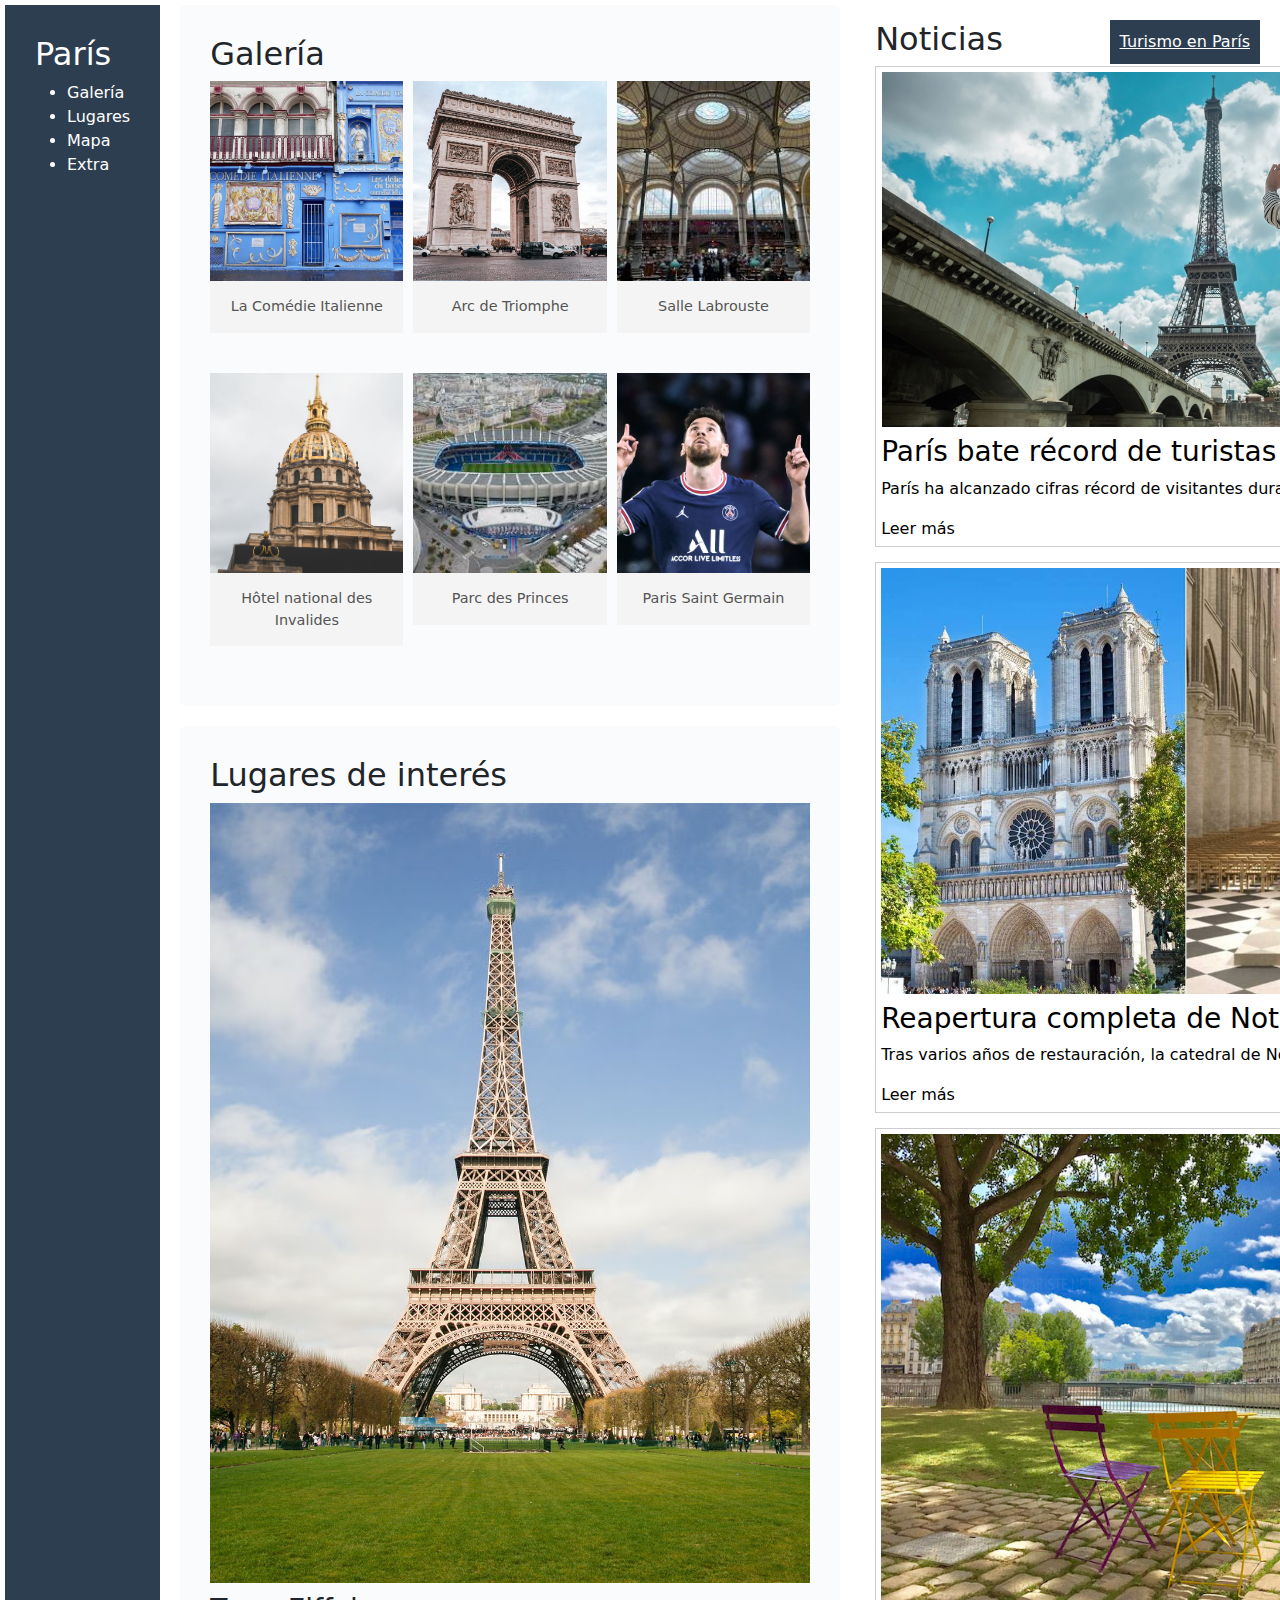
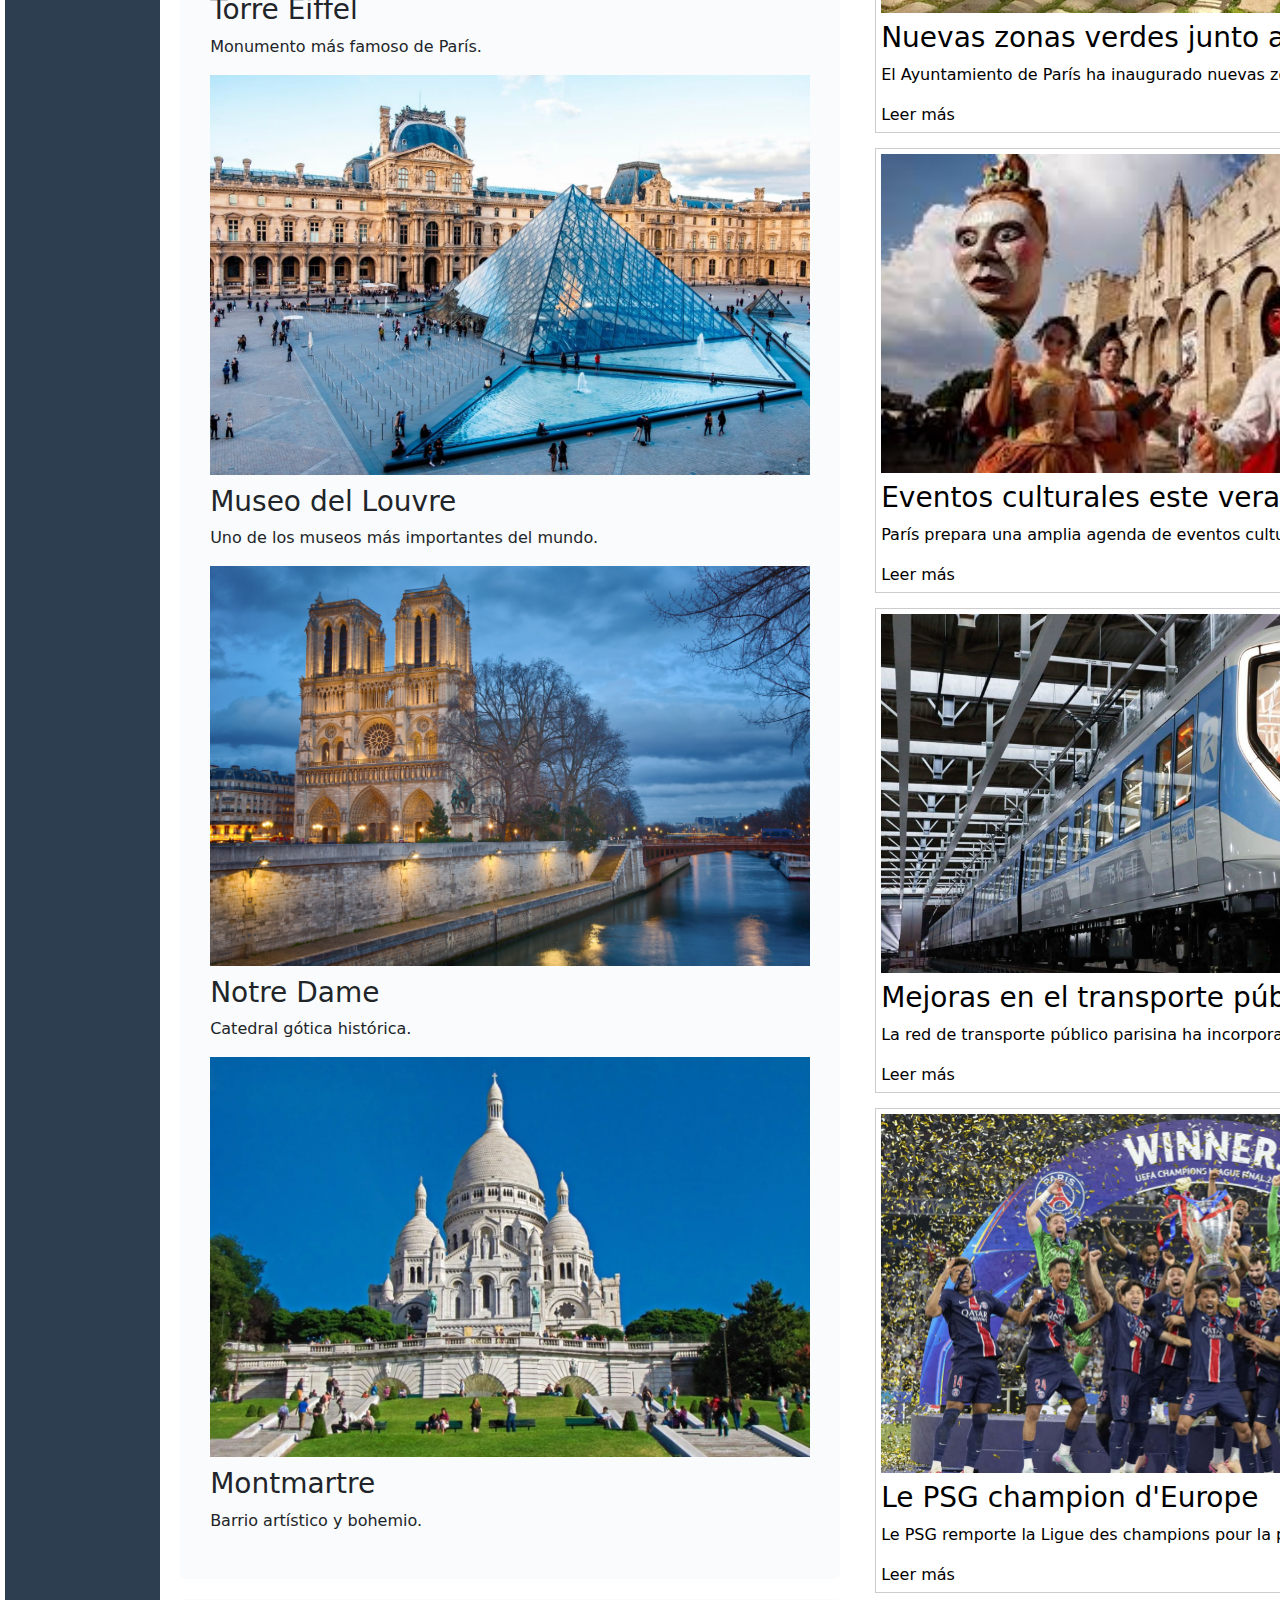
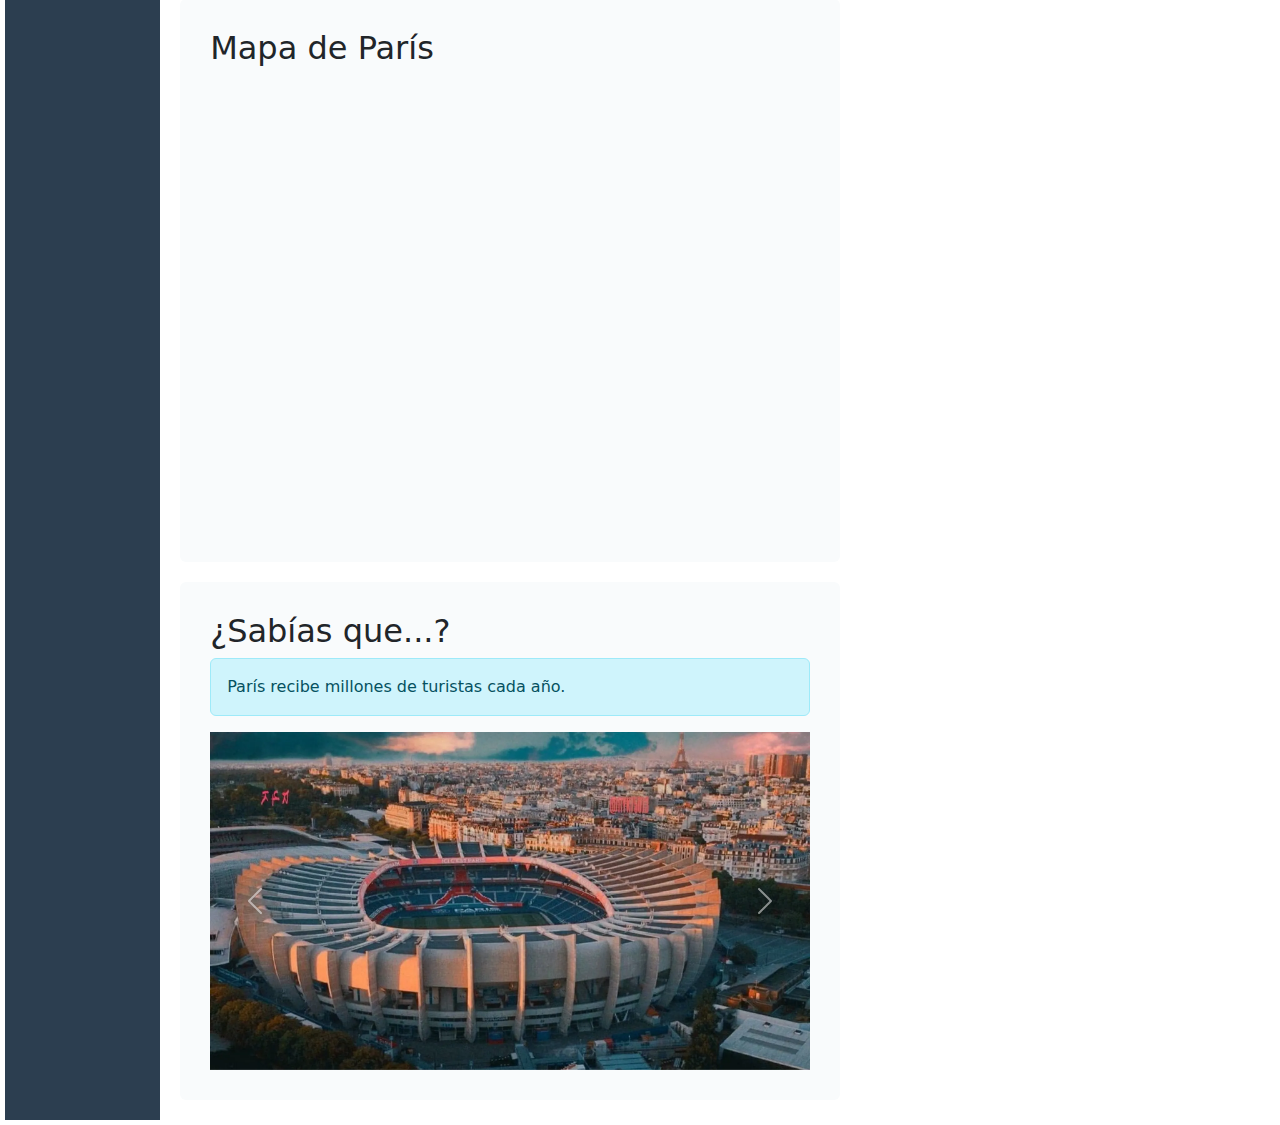
<file: index.html>
<!DOCTYPE html>
<html lang="es">
<head>
<meta charset="UTF-8">
<title>Turismo en París</title>
<meta name="viewport" content="width=device-width, initial-scale=1.0">
<link rel="stylesheet" href="css/styles.css">
<link href="https://fonts.googleapis.com/css2?family=Roboto:wght@400;500&display=swap" rel="stylesheet">
<link href="https://cdn.jsdelivr.net/npm/bootstrap@5.3.2/dist/css/bootstrap.min.css" rel="stylesheet">

</head>
<body>

<a href="https://en.parisinfo.com/" target="_blank" class="floating-link">Turismo en París</a>

<div class="layout">

<nav class="menu">
<h2>París</h2>
<ul>
<li><a href="#galeria">Galería</a></li>
<li><a href="#lugares">Lugares</a></li>
<li><a href="#mapa">Mapa</a></li>
<li><a href="#extra">Extra</a></li>
</ul>
</nav>

<main class="content">

<section id="galeria">
<h2>Galería</h2>
<div class="galeria">
<figure>
<img src="img/galeria/paris1.jpg">
 <figcaption>La Comédie Italienne</figcaption>
</figure>
<figure>
<img src="img/galeria/paris2.jpg">
<figcaption>Arc de Triomphe</figcaption>
</figure>
<figure>
<img src="img/galeria/paris3.jpg">
<figcaption>Salle Labrouste</figcaption>
</figure>
<figure>
<img src="img/galeria/paris4.jpg">
<figcaption>Hôtel national des Invalides</figcaption>
</figure>
<figure>
<img src="img/galeria/paris5.jpg">
<figcaption>Parc des Princes</figcaption>
</figure>
<figure>
<img src="img/galeria/paris6.jpg">
<figcaption>Paris Saint Germain</figcaption>
</figure>
</div>
</section>

<section id="lugares">
<h2>Lugares de interés</h2>

<article class="lugar">
<img src="img/lugares/torre-eiffel.jpg">
<h3>Torre Eiffel</h3>
<p>Monumento más famoso de París.</p>
</article>

<article class="lugar">
<img src="img/lugares/louvre.jpg">
<h3>Museo del Louvre</h3>
<p>Uno de los museos más importantes del mundo.</p>
</article>

<article class="lugar">
<img src="img/lugares/notre-dame.jpg">
<h3>Notre Dame</h3>
<p>Catedral gótica histórica.</p>
</article>

<article class="lugar">
<img src="img/lugares/montmartre.jpg">
<h3>Montmartre</h3>
<p>Barrio artístico y bohemio.</p>
</article>
</section>

<section id="mapa">
<h2>Mapa de París</h2>
<iframe src="https://www.google.com/maps/embed?pb=!1m18!1m12!1m3!1d83998.77816092716!2d2.264633192871854!3d48.85893848515098!2m3!1f0!2f0!3f0!3m2!1i1024!2i768!4f13.1!3m3!1m2!1s0x47e66e1f06e2b70f%3A0x40b82c3688c9460!2zUGFyw61zLCBGcmFuw6dh!5e0!3m2!1sca!2ses!4v1770189549273!5m2!1sca!2ses" width="600" height="450" style="border:0;" allowfullscreen="" loading="lazy" referrerpolicy="no-referrer-when-downgrade"></iframe>
</section>

<section id="extra">
<h2>¿Sabías que...?</h2>
<div class="alert alert-info">París recibe millones de turistas cada año.</div>
<div id="carouselExample" class="carousel slide">
  <div class="carousel-inner">

    <div class="carousel-item active">
      <img src="img/Sabias que/Sabias_que_1.jpg" class="d-block w-100" alt="Parc des Princes">
    </div>

    <div class="carousel-item">
      <img src="img/Sabias que/Sabias_que_2.jpg" class="d-block w-100" alt="París">
    </div>

    <div class="carousel-item">
      <img src="img/Sabias que/Sabias_que_3.jpg" class="d-block w-100" alt="Torre Eiffel">
    </div>

  </div>

  <button class="carousel-control-prev" type="button" data-bs-target="#carouselExample" data-bs-slide="prev">
    <span class="carousel-control-prev-icon"></span>
  </button>

  <button class="carousel-control-next" type="button" data-bs-target="#carouselExample" data-bs-slide="next">
    <span class="carousel-control-next-icon"></span>
  </button>
</div>

</section>

</main>

<aside class="news">
    <h2>Noticias</h2>

    <a href="noticias/noticia1.html" target="_blank" class="noticia">
        <img src="img/noticias/noticia1.jpg" alt="París bate récord de turistas">
        <h3>París bate récord de turistas en 2025</h3>
        <p>París ha alcanzado cifras récord de visitantes durante el año 2025...</p>
        <span>Leer más</span>
    </a>

    <a href="noticias/noticia2.html" target="_blank" class="noticia">
        <img src="img/noticias/noticia2.jpg" alt="Reapertura de Notre Dame">
        <h3>Reapertura completa de Notre Dame</h3>
        <p>Tras varios años de restauración, la catedral de Notre Dame ha reabierto...</p>
        <span>Leer más</span>
    </a>

    <a href="noticias/noticia3.html" target="_blank" class="noticia">
        <img src="img/noticias/noticia3.jpg" alt="Zonas verdes en el Sena">
        <h3>Nuevas zonas verdes junto al Sena</h3>
        <p>El Ayuntamiento de París ha inaugurado nuevas zonas verdes...</p>
        <span>Leer más</span>
    </a>

    <a href="noticias/noticia4.html" target="_blank" class="noticia">
        <img src="img/noticias/noticia4.jpg" alt="Eventos culturales en París">
        <h3>Eventos culturales este verano</h3>
        <p>París prepara una amplia agenda de eventos culturales para este verano...</p>
        <span>Leer más</span>
    </a>

    <a href="noticias/noticia5.html" target="_blank" class="noticia">
        <img src="img/noticias/noticia5.jpg" alt="Mejoras en el transporte público">
        <h3>Mejoras en el transporte público</h3>
        <p>La red de transporte público parisina ha incorporado nuevas mejoras...</p>
        <span>Leer más</span>
    </a>

      <a href="noticias/noticia6.html" target="_blank" class="noticia">
        <img src="img/noticias/noticia6.jpg" alt="Mejoras en el transporte público">
        <h3>Le PSG champion d'Europe </h3>
        <p>Le PSG remporte la Ligue des champions pour la première fois de son histoire...</p>
        <span>Leer más</span>
    </a>

</aside>


</div>
<script src="https://cdn.jsdelivr.net/npm/bootstrap@5.3.2/dist/js/bootstrap.bundle.min.js"></script>
</body>
</html>
</file>
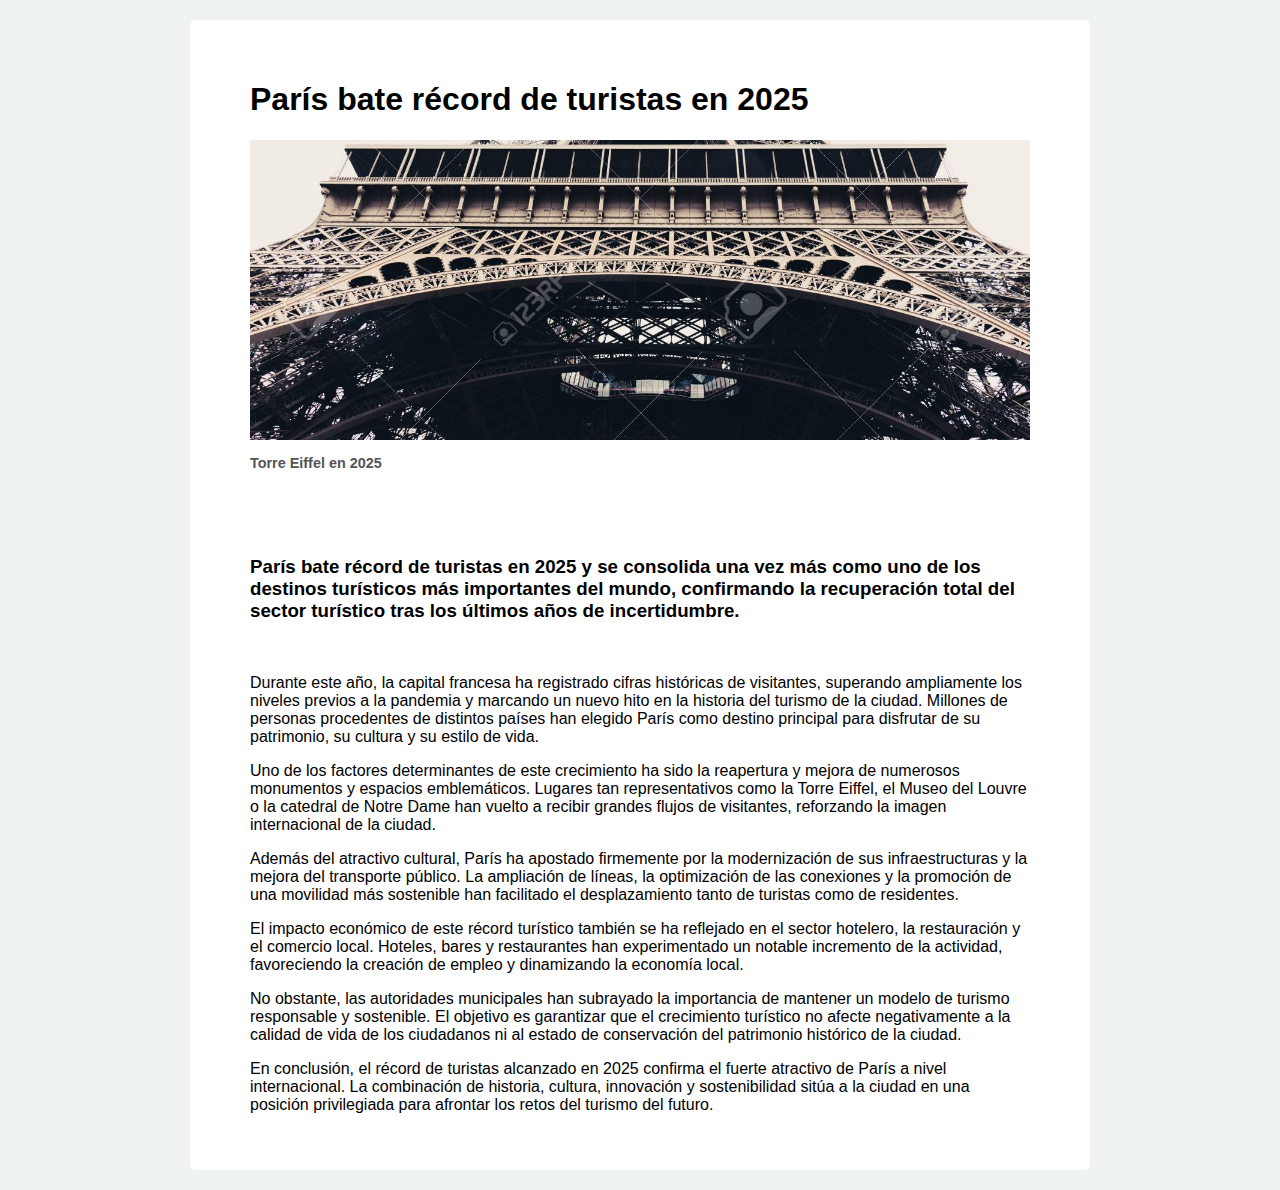
<file: Noticias/noticia1.html>
<!DOCTYPE html>
<html lang="es">
<head>
    <meta charset="UTF-8">
    <title>París bate récord de turistas en 2025</title>

    <link rel="stylesheet" href="../css/styles.css">
</head>
<body>

<main class="noticia-completa">
  <div class="contenido-noticia">

    <h1>París bate récord de turistas en 2025</h1>

    <figure>
      <img src="../img/Interior noticias/Noticia1.1.jpg"
           alt="París bate récord de turistas"
           class="img-cabecera">

      <figcaption>
        <strong>Torre Eiffel en 2025</strong>
      </figcaption>
    </figure>

<p class="entradilla">
    <br>
    <br>
       <h3> París bate récord de turistas en 2025 y se consolida una vez más como uno de los destinos
        turísticos más importantes del mundo, confirmando la recuperación total del sector
        turístico tras los últimos años de incertidumbre.</h3>
</p>
<br>
<p>
Durante este año, la capital francesa ha registrado cifras históricas de visitantes,
superando ampliamente los niveles previos a la pandemia y marcando un nuevo hito en
la historia del turismo de la ciudad. Millones de personas procedentes de distintos
países han elegido París como destino principal para disfrutar de su patrimonio,
su cultura y su estilo de vida.
</p>

<p>
Uno de los factores determinantes de este crecimiento ha sido la reapertura y mejora
de numerosos monumentos y espacios emblemáticos. Lugares tan representativos como la
Torre Eiffel, el Museo del Louvre o la catedral de Notre Dame han vuelto a recibir
grandes flujos de visitantes, reforzando la imagen internacional de la ciudad.
</p>

<p>
Además del atractivo cultural, París ha apostado firmemente por la modernización de
sus infraestructuras y la mejora del transporte público. La ampliación de líneas,
la optimización de las conexiones y la promoción de una movilidad más sostenible
han facilitado el desplazamiento tanto de turistas como de residentes.
</p>

<p>
El impacto económico de este récord turístico también se ha reflejado en el sector
hotelero, la restauración y el comercio local. Hoteles, bares y restaurantes han
experimentado un notable incremento de la actividad, favoreciendo la creación de
empleo y dinamizando la economía local.
</p>

<p>
No obstante, las autoridades municipales han subrayado la importancia de mantener
un modelo de turismo responsable y sostenible. El objetivo es garantizar que el
crecimiento turístico no afecte negativamente a la calidad de vida de los ciudadanos
ni al estado de conservación del patrimonio histórico de la ciudad.
</p>

<p>
En conclusión, el récord de turistas alcanzado en 2025 confirma el fuerte atractivo
de París a nivel internacional. La combinación de historia, cultura, innovación y
sostenibilidad sitúa a la ciudad en una posición privilegiada para afrontar los
retos del turismo del futuro.
</p>

  </div>
</main>






    </div>

</main>


</body>
</html>
</file>
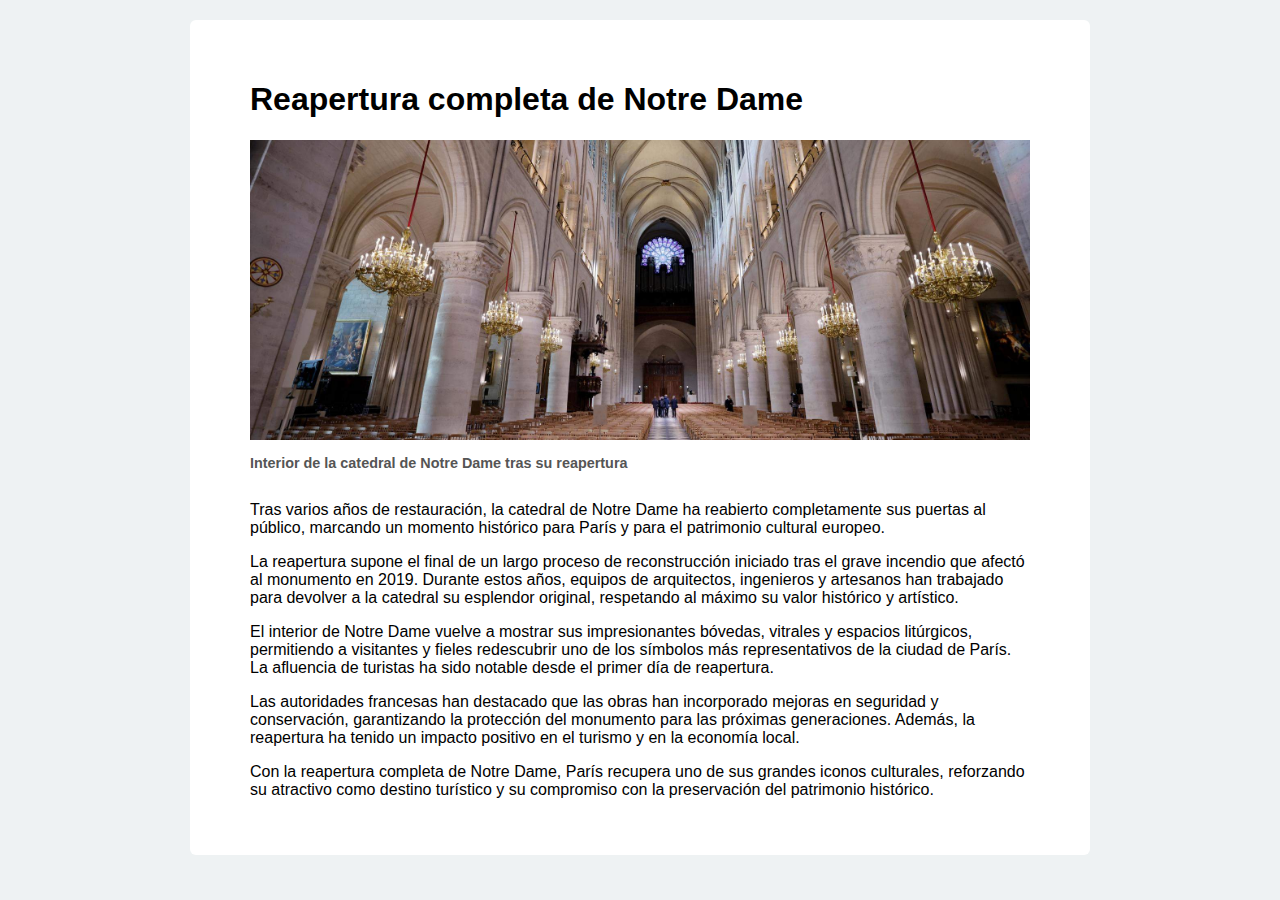
<file: Noticias/noticia2.html>
<!DOCTYPE html>
<html lang="es">
<head>
    <meta charset="UTF-8">
    <title>Reapertura completa de Notre Dame</title>
    <link rel="stylesheet" href="../css/styles.css">
</head>
<body>

<main class="noticia-completa">
    <div class="contenido-noticia">

        <h1>Reapertura completa de Notre Dame</h1>

        <figure>
            <img src="../img/Interior noticias/Noticia2.2.jpg"
                 alt="Reapertura completa de Notre Dame"
                 class="img-cabecera">

            <figcaption>
                <strong>Interior de la catedral de Notre Dame tras su reapertura</strong>
            </figcaption>
        </figure>

        <p class="entradilla">
            Tras varios años de restauración, la catedral de Notre Dame ha reabierto completamente sus puertas al público,
            marcando un momento histórico para París y para el patrimonio cultural europeo.
        </p>

        <p>
            La reapertura supone el final de un largo proceso de reconstrucción iniciado tras el grave incendio que afectó
            al monumento en 2019. Durante estos años, equipos de arquitectos, ingenieros y artesanos han trabajado para
            devolver a la catedral su esplendor original, respetando al máximo su valor histórico y artístico.
        </p>

        <p>
            El interior de Notre Dame vuelve a mostrar sus impresionantes bóvedas, vitrales y espacios litúrgicos,
            permitiendo a visitantes y fieles redescubrir uno de los símbolos más representativos de la ciudad de París.
            La afluencia de turistas ha sido notable desde el primer día de reapertura.
        </p>

        <p>
            Las autoridades francesas han destacado que las obras han incorporado mejoras en seguridad y conservación,
            garantizando la protección del monumento para las próximas generaciones. Además, la reapertura ha tenido un
            impacto positivo en el turismo y en la economía local.
        </p>

        <p>
            Con la reapertura completa de Notre Dame, París recupera uno de sus grandes iconos culturales, reforzando su
            atractivo como destino turístico y su compromiso con la preservación del patrimonio histórico.
        </p>

    </div>
</main>

</body>
</html>
</file>
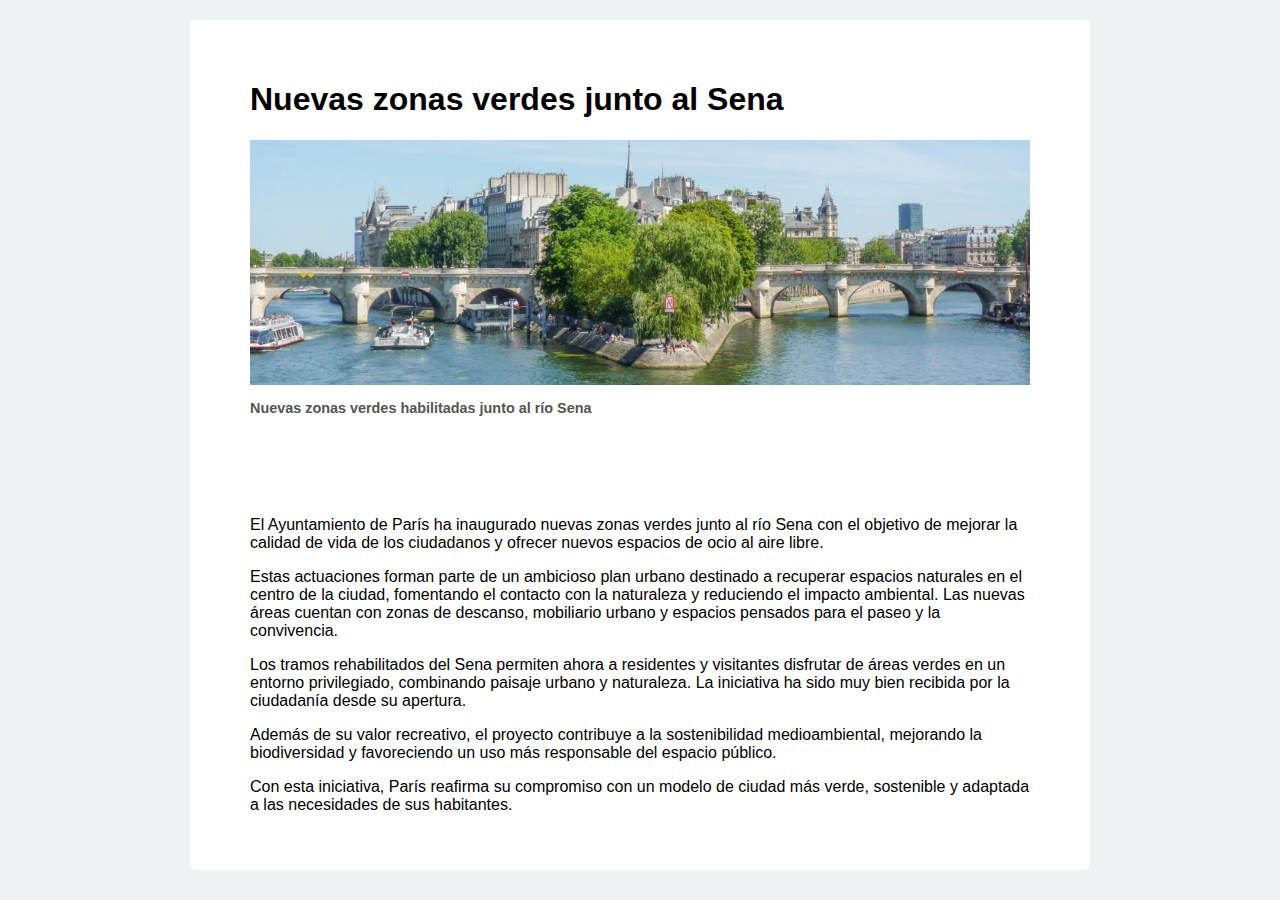
<file: Noticias/noticia3.html>
<!DOCTYPE html>
<html lang="es">
<head>
    <meta charset="UTF-8">
    <title>Nuevas zonas verdes junto al Sena</title>
    <link rel="stylesheet" href="../css/styles.css">
</head>
<body>

<main class="noticia-completa">
    <div class="contenido-noticia">

        <h1>Nuevas zonas verdes junto al Sena</h1>

        <figure>
            <img src="../img/Interior noticias/Noticia3.3.jpg"
                 alt="Nuevas zonas verdes junto al Sena"
                 class="img-cabecera">

            <figcaption>
                <strong>Nuevas zonas verdes habilitadas junto al río Sena</strong>
            </figcaption>
        </figure>
        <br>
        <br>
        <br>

        <p class="entradilla">
            El Ayuntamiento de París ha inaugurado nuevas zonas verdes junto al río Sena con el objetivo de mejorar
            la calidad de vida de los ciudadanos y ofrecer nuevos espacios de ocio al aire libre.
        </p>

        <p>
            Estas actuaciones forman parte de un ambicioso plan urbano destinado a recuperar espacios naturales en
            el centro de la ciudad, fomentando el contacto con la naturaleza y reduciendo el impacto ambiental.
            Las nuevas áreas cuentan con zonas de descanso, mobiliario urbano y espacios pensados para el paseo
            y la convivencia.
        </p>

        <p>
            Los tramos rehabilitados del Sena permiten ahora a residentes y visitantes disfrutar de áreas verdes
            en un entorno privilegiado, combinando paisaje urbano y naturaleza. La iniciativa ha sido muy bien
            recibida por la ciudadanía desde su apertura.
        </p>

        <p>
            Además de su valor recreativo, el proyecto contribuye a la sostenibilidad medioambiental, mejorando la
            biodiversidad y favoreciendo un uso más responsable del espacio público.
        </p>

        <p>
            Con esta iniciativa, París reafirma su compromiso con un modelo de ciudad más verde, sostenible y
            adaptada a las necesidades de sus habitantes.
        </p>

    </div>
</main>

</body>
</html>
</file>
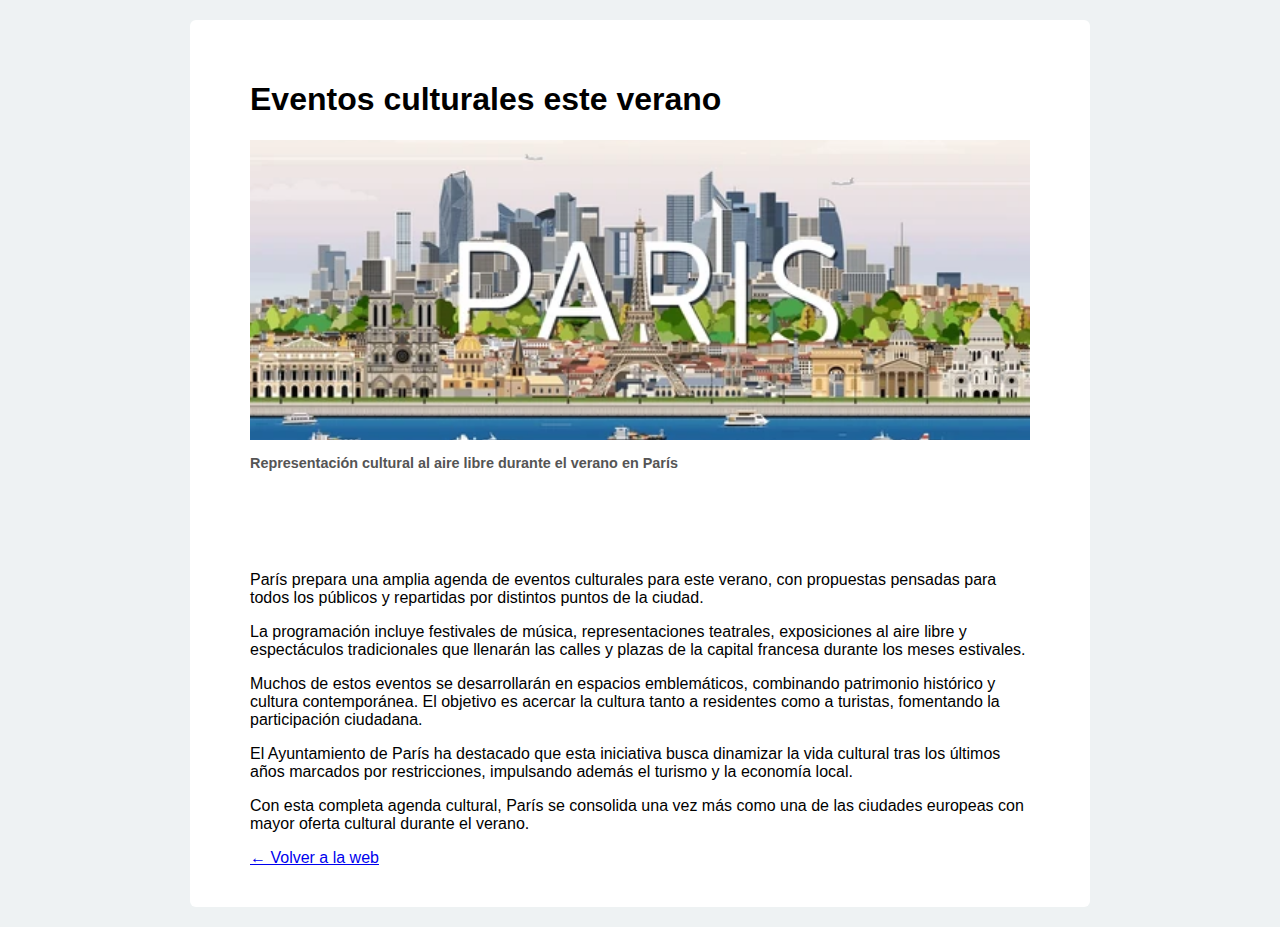
<file: Noticias/noticia4.html>
<!DOCTYPE html>
<html lang="es">
<head>
    <meta charset="UTF-8">
    <title>Eventos culturales este verano</title>
    <link rel="stylesheet" href="../css/styles.css">
    <link rel="icon" type="image/png" href="../img/icono.png">
</head>
<body>

<main class="noticia-completa">
    <div class="contenido-noticia">

        <h1>Eventos culturales este verano</h1>

        <figure>
            <img src="../img/Interior noticias/Noticia4.4.jpg"
                 alt="Eventos culturales este verano en París"
                 class="img-cabecera">

            <figcaption>
                <strong>Representación cultural al aire libre durante el verano en París</strong>
            </figcaption>
        </figure>
        <br>
        <br>
        <br>

        <p class="entradilla">
            París prepara una amplia agenda de eventos culturales para este verano, con propuestas pensadas
            para todos los públicos y repartidas por distintos puntos de la ciudad.
        </p>

        <p>
            La programación incluye festivales de música, representaciones teatrales, exposiciones al aire libre
            y espectáculos tradicionales que llenarán las calles y plazas de la capital francesa durante los
            meses estivales.
        </p>

        <p>
            Muchos de estos eventos se desarrollarán en espacios emblemáticos, combinando patrimonio histórico
            y cultura contemporánea. El objetivo es acercar la cultura tanto a residentes como a turistas,
            fomentando la participación ciudadana.
        </p>

        <p>
            El Ayuntamiento de París ha destacado que esta iniciativa busca dinamizar la vida cultural tras los
            últimos años marcados por restricciones, impulsando además el turismo y la economía local.
        </p>

        <p>
            Con esta completa agenda cultural, París se consolida una vez más como una de las ciudades europeas
            con mayor oferta cultural durante el verano.
        </p>
<div class="volver">
<a href="../index.html">← Volver a la web</a>
</div>

    </div>
</main>

</body>
</html>
</file>
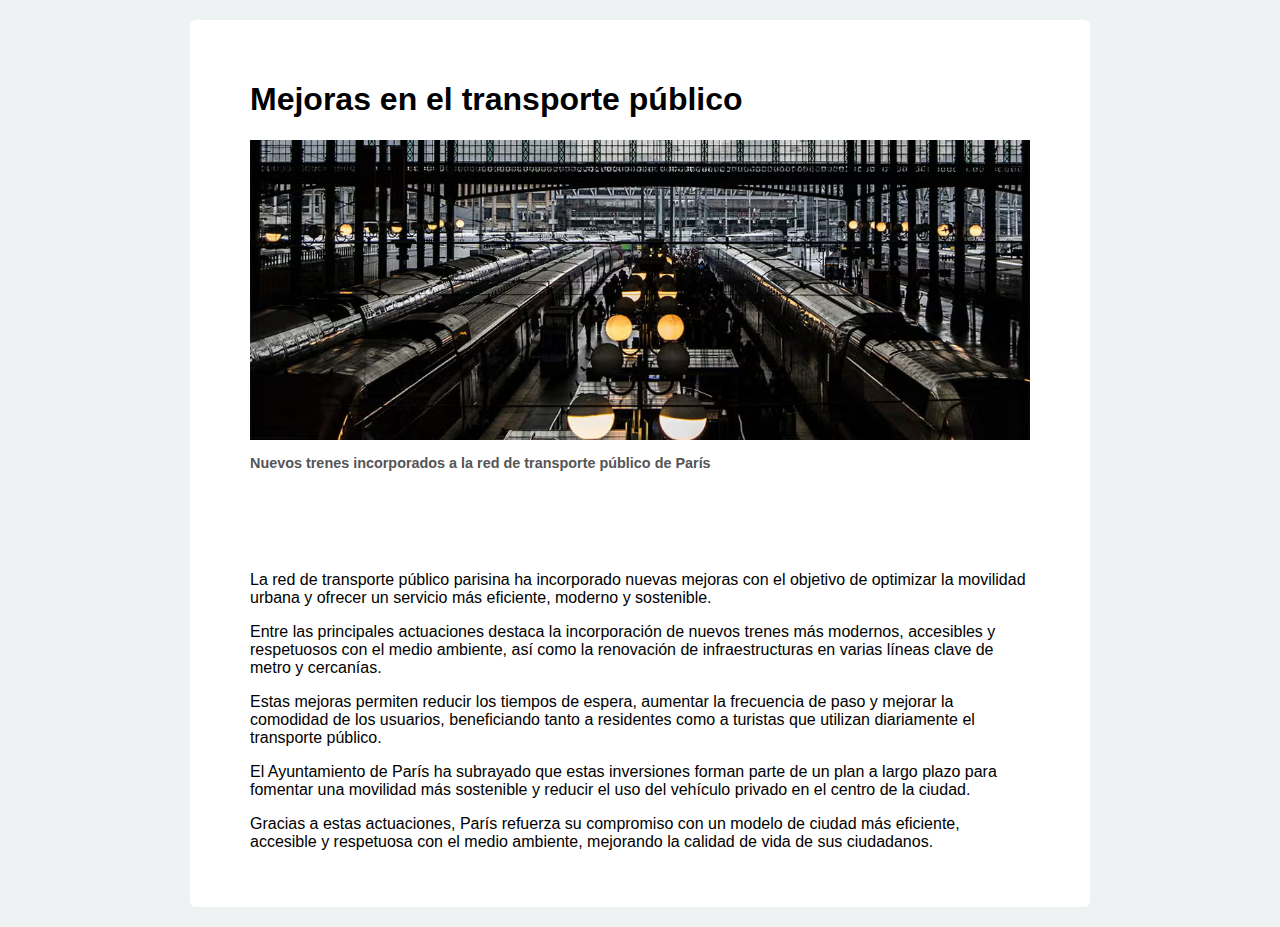
<file: Noticias/noticia5.html>
<!DOCTYPE html>
<html lang="es">
<head>
    <meta charset="UTF-8">
    <title>Mejoras en el transporte público</title>
    <link rel="stylesheet" href="../css/styles.css">
</head>
<body>

<main class="noticia-completa">
    <div class="contenido-noticia">

        <h1>Mejoras en el transporte público</h1>

        <figure>
            <img src="../img/Interior noticias/Noticia5.5.jpg"
                 alt="Mejoras en el transporte público de París"
                 class="img-cabecera">

            <figcaption>
                <strong>Nuevos trenes incorporados a la red de transporte público de París</strong>
            </figcaption>
        </figure>
        <br>
        <br>
        <br>        

        <p class="entradilla">
            La red de transporte público parisina ha incorporado nuevas mejoras con el objetivo de optimizar la
            movilidad urbana y ofrecer un servicio más eficiente, moderno y sostenible.
        </p>

        <p>
            Entre las principales actuaciones destaca la incorporación de nuevos trenes más modernos, accesibles
            y respetuosos con el medio ambiente, así como la renovación de infraestructuras en varias líneas clave
            de metro y cercanías.
        </p>

        <p>
            Estas mejoras permiten reducir los tiempos de espera, aumentar la frecuencia de paso y mejorar la
            comodidad de los usuarios, beneficiando tanto a residentes como a turistas que utilizan diariamente
            el transporte público.
        </p>

        <p>
            El Ayuntamiento de París ha subrayado que estas inversiones forman parte de un plan a largo plazo para
            fomentar una movilidad más sostenible y reducir el uso del vehículo privado en el centro de la ciudad.
        </p>

        <p>
            Gracias a estas actuaciones, París refuerza su compromiso con un modelo de ciudad más eficiente,
            accesible y respetuosa con el medio ambiente, mejorando la calidad de vida de sus ciudadanos.
        </p>

    </div>
</main>

</body>
</html>
</file>
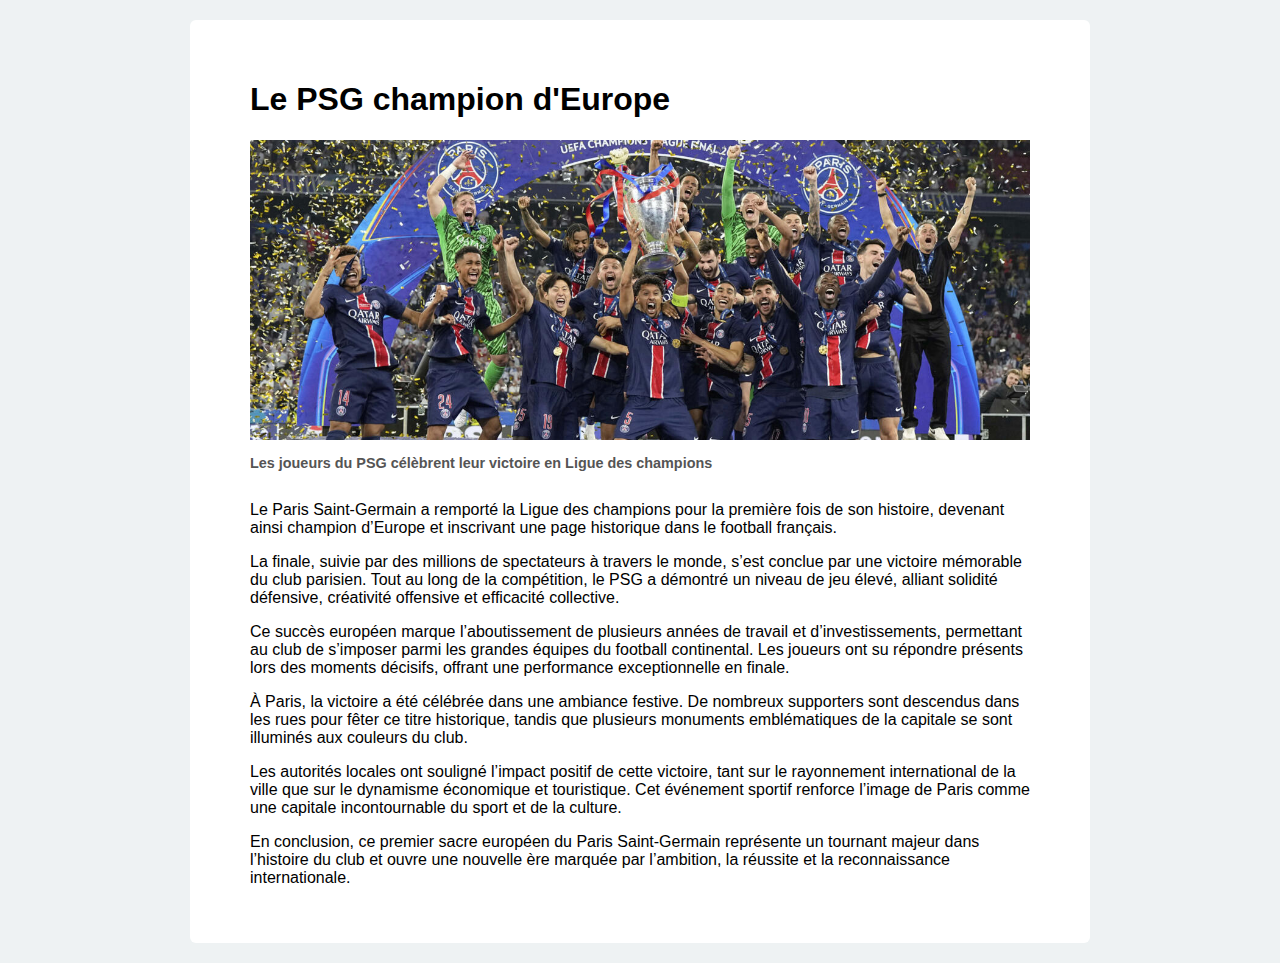
<file: Noticias/noticia6.html>
<!DOCTYPE html>
<html lang="es">
<head>
    <meta charset="UTF-8">
    <title>Le PSG champion d'Europe</title>
    <link rel="stylesheet" href="../css/styles.css">
</head>
<body>

<main class="noticia-completa">
    <div class="contenido-noticia">

        <h1>Le PSG champion d'Europe</h1>

        <figure>
            <img src="../img/noticias/noticia6.jpg"
                 alt="Le PSG champion d'Europe"
                 class="img-cabecera">

            <figcaption>
                <strong>Les joueurs du PSG célèbrent leur victoire en Ligue des champions</strong>
            </figcaption>
        </figure>

        <p class="entradilla">
            Le Paris Saint-Germain a remporté la Ligue des champions pour la première fois de son histoire,
            devenant ainsi champion d’Europe et inscrivant une page historique dans le football français.
        </p>

        <p>
            La finale, suivie par des millions de spectateurs à travers le monde, s’est conclue par une victoire
            mémorable du club parisien. Tout au long de la compétition, le PSG a démontré un niveau de jeu élevé,
            alliant solidité défensive, créativité offensive et efficacité collective.
        </p>

        <p>
            Ce succès européen marque l’aboutissement de plusieurs années de travail et d’investissements,
            permettant au club de s’imposer parmi les grandes équipes du football continental. Les joueurs ont
            su répondre présents lors des moments décisifs, offrant une performance exceptionnelle en finale.
        </p>

        <p>
            À Paris, la victoire a été célébrée dans une ambiance festive. De nombreux supporters sont descendus
            dans les rues pour fêter ce titre historique, tandis que plusieurs monuments emblématiques de la
            capitale se sont illuminés aux couleurs du club.
        </p>

        <p>
            Les autorités locales ont souligné l’impact positif de cette victoire, tant sur le rayonnement
            international de la ville que sur le dynamisme économique et touristique. Cet événement sportif
            renforce l’image de Paris comme une capitale incontournable du sport et de la culture.
        </p>

        <p>
            En conclusion, ce premier sacre européen du Paris Saint-Germain représente un tournant majeur dans
            l’histoire du club et ouvre une nouvelle ère marquée par l’ambition, la réussite et la reconnaissance
            internationale.
        </p>

    </div>
</main>

</body>
</html>
</file>
<file: css/styles.css>
/* CONFIGURACIÓN GENERAL */

* {
    box-sizing: border-box;
}

body {
    margin: 0;
    padding: 0; /* IMPORTANTE: el padding NO va en body */
    font-family: 'Roboto', sans-serif;
    background-color: #eef2f3;
}

/* ESTRUCTURA PRINCIPAL */

.layout {
    display: grid;
    grid-template-columns: 1fr 3fr 1.5fr;
    gap: 20px;
    padding: 5px;
}

/* Lateral */

.menu {
    background-color: #2c3e50;
    color: white;
    padding: 30px;
}

.menu a {
    color: white;
    text-decoration: none;
}

/* El contenido del medio*/

.content section {
    background-color: #f9fbfc;
    padding: 30px;
    margin-bottom: 20px;
    border-radius: 6px;
}

/* GALERÍA */

.galeria {
    display: grid;
    grid-template-columns: repeat(3, 1fr);
    gap: 10px;
}

.galeria figure {
    margin: 0;
}

.galeria img {
    width: 100%;
    height: 200px;
    object-fit: cover;
    display: block;
}

.galeria figcaption {
    text-align: center;
    padding: 15px;
    font-size: 0.9em;
    background-color: #f4f4f4;
}

/* Lo de abajo del home*/

.lugar img,
.mapa {
    width: 100%;
    margin-bottom: 10px;
}

/* Esto es listado de noticias en el home*/

.news {
    background-color: white;
    padding: 15px;
}

.news .noticia {
    display: block;
    border: 1px solid #ccc;
    padding: 5px;
    margin-bottom: 15px;
    text-decoration: none;
    color: black;
    transition: background-color 0.3s;
}

.news .noticia:hover {
    background-color: #f4f4f4;
    padding: 10px;
}

.news .noticia img {
    width: 100%;
    margin-bottom: 8px;
}

.news .noticia p {
    white-space: nowrap;
    overflow: hidden;
    text-overflow: ellipsis;
}

.news .noticia a {
    text-decoration: none;
    color: #3498db;
}



/* Todas las noticias funcionan con esto */


.noticia-completa {
    background-color: white;
    max-width: 900px;
    margin:20px auto;
    border-radius: 6px;
}

.contenido-noticia {
    padding: 40px 60px; 
}

.img-cabecera {
    width: 100%;
    max-height: 300px;
    object-fit: cover;
    display: block;
    margin-bottom: 15px;
}

figure {
    margin: 0;
}

figcaption {
    font-size: 0.9em;
    color: #555;
    margin-bottom: 30px;
}



/* Botón de turismo en Paris */


.floating-link {
    position: fixed;
    top: 20px;
    right: 20px;
    background-color: #2c3e50;
    color: white;
    padding: 10px;
}

/* Responsive */

@media (max-width: 900px) {
    .layout {
        grid-template-columns: 1fr;
    }

    .galeria {
        grid-template-columns: repeat(2, 1fr);
    }

    .contenido-noticia {
        padding: 10px;
    }
}

@media (max-width: 600px) {
    .galeria {
        grid-template-columns: 1fr;
    }

    .contenido-noticia {
        padding: 20px;
    }
}
</file>
